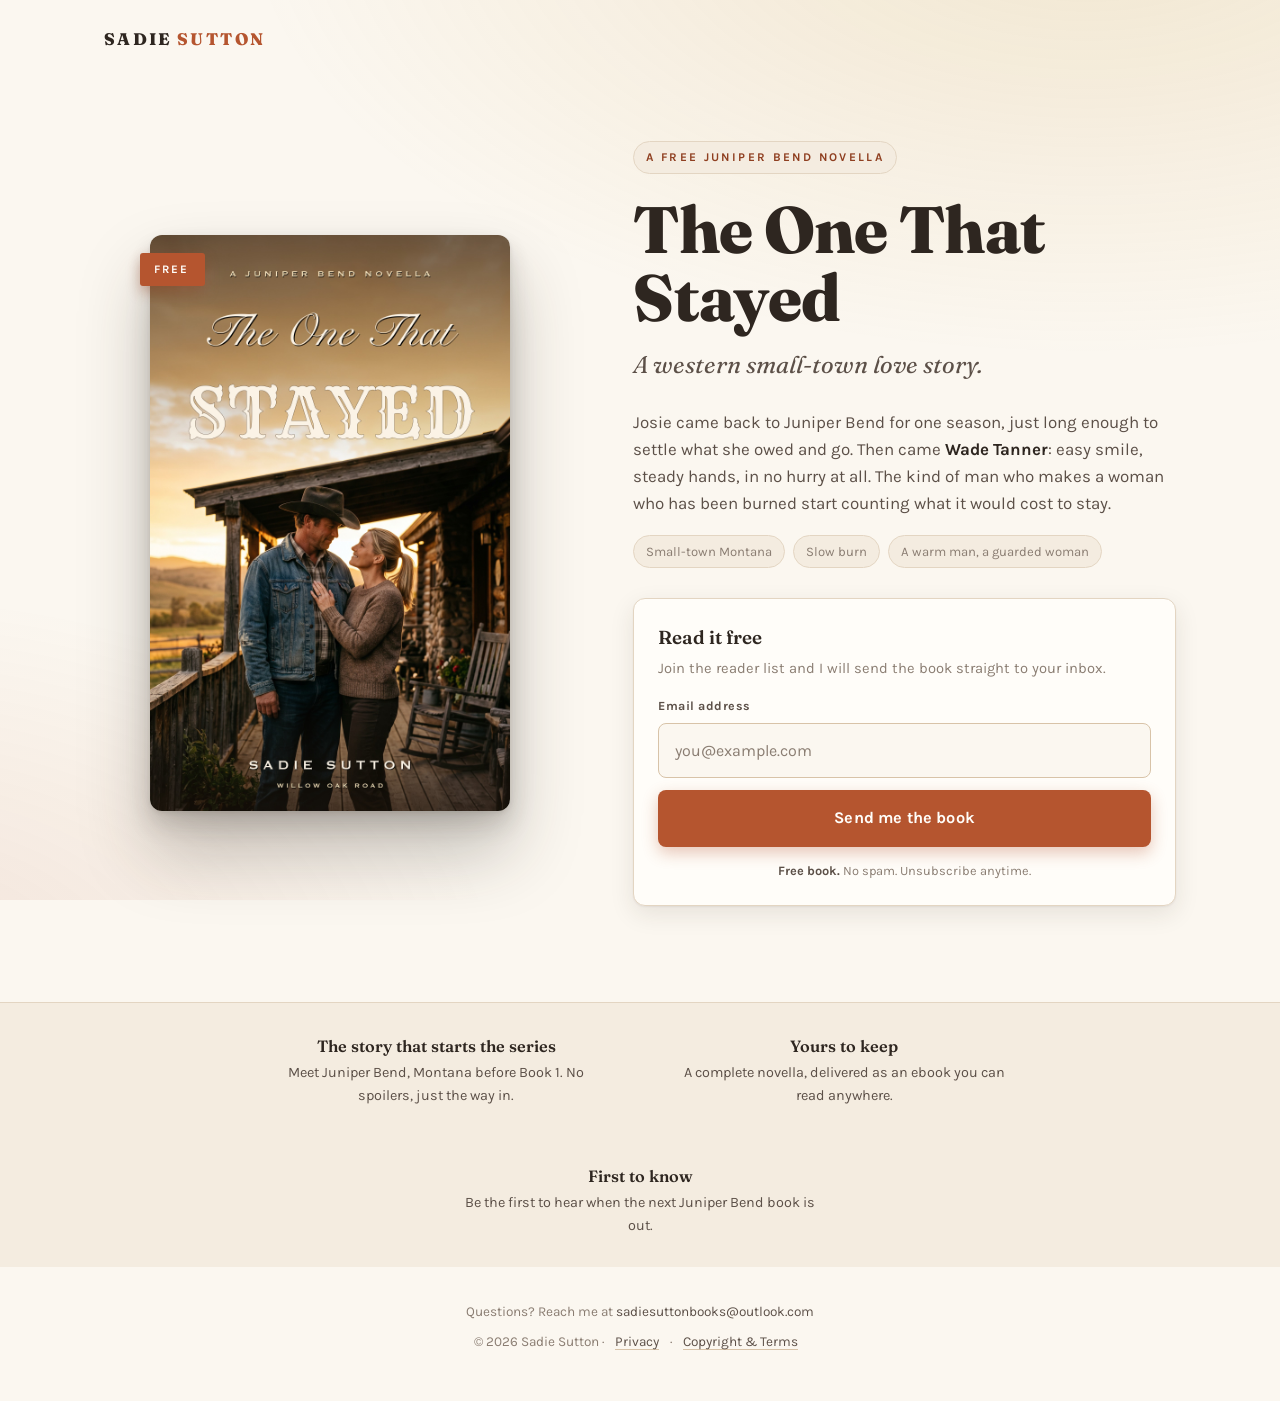
<file: index.html>
<!DOCTYPE html>
<html lang="en">
<head>
<meta charset="utf-8">
<meta name="viewport" content="width=device-width, initial-scale=1">
<title>The One That Stayed | a free Juniper Bend novella by Sadie Sutton</title>
<meta name="description" content="Get The One That Stayed free: a small-town Montana love story and the prequel to the Juniper Bend series by Sadie Sutton. Join the reader list and the book is yours.">
<meta property="og:title" content="The One That Stayed | a free Juniper Bend novella">
<meta property="og:description" content="A warm man, a guarded woman, one Montana autumn. The free story that opens the Juniper Bend series.">
<meta property="og:type" content="book">
<link rel="preconnect" href="https://fonts.googleapis.com">
<link rel="preconnect" href="https://fonts.gstatic.com" crossorigin>
<link href="https://fonts.googleapis.com/css2?family=Fraunces:ital,opsz,wght@0,9..144,400;0,9..144,600;0,9..144,800;1,9..144,400&family=Karla:wght@400;500;700&display=swap" rel="stylesheet">
<style>
  :root{
    --sand-50:#fbf7f0;
    --sand-100:#f4ece0;
    --sand-200:#e7d8c4;
    --sand-300:#d8c3a8;
    --ink:#2e2620;
    --ink-soft:#5c5048;
    --ink-faint:#8a7d72;
    --rust:#b5552f;
    --rust-deep:#8f3f20;
    --gold:#c89a3c;
    --line:#e3d5c2;
    --white:#fffdf9;
    --r:12px;
    --r-sm:8px;
    --shadow-cover:
      0 2px 4px rgba(46,38,32,.10),
      0 12px 24px rgba(46,38,32,.18),
      0 40px 70px rgba(46,38,32,.28);
    --shadow-card:
      0 1px 2px rgba(46,38,32,.06),
      0 8px 24px rgba(46,38,32,.10);
    --maxw:1120px;
  }
  *{box-sizing:border-box;margin:0;padding:0}
  html{scroll-behavior:smooth}
  body{
    font-family:"Karla",system-ui,sans-serif;
    color:var(--ink);
    background:var(--sand-50);
    line-height:1.6;
    -webkit-font-smoothing:antialiased;
    text-rendering:optimizeLegibility;
  }
  body::before{
    content:"";position:fixed;inset:0;z-index:-1;pointer-events:none;
    background:
      radial-gradient(120% 90% at 85% -10%, rgba(200,154,60,.18), transparent 55%),
      radial-gradient(90% 80% at -10% 110%, rgba(181,85,47,.12), transparent 55%);
  }
  .wrap{max-width:var(--maxw);margin:0 auto;padding:0 24px}

  header.top{padding:26px 0 0}
  .brand{
    font-family:"Fraunces",serif;font-weight:800;font-size:1.05rem;
    letter-spacing:.14em;text-transform:uppercase;color:var(--ink);
  }
  .brand span{color:var(--rust)}

  .hero{
    display:grid;grid-template-columns:minmax(0,5fr) minmax(0,6fr);
    gap:clamp(32px,6vw,80px);align-items:center;
    padding:clamp(40px,7vw,88px) 0 clamp(56px,8vw,96px);
  }
  .cover-side{display:flex;justify-content:center}
  .cover-frame{position:relative;width:min(360px,82vw)}
  .cover-frame img{
    width:100%;height:auto;display:block;border-radius:var(--r);
    box-shadow:var(--shadow-cover);
  }
  .cover-frame::after{
    content:"FREE";position:absolute;top:18px;left:-10px;
    background:var(--rust);color:var(--white);
    font-weight:700;letter-spacing:.18em;font-size:.72rem;
    padding:7px 16px 7px 14px;border-radius:3px;
    box-shadow:0 6px 14px rgba(143,63,32,.4);
  }
  .copy-side{max-width:34rem}
  .eyebrow{
    display:inline-block;font-weight:700;font-size:.74rem;
    letter-spacing:.2em;text-transform:uppercase;color:var(--rust-deep);
    background:var(--sand-100);border:1px solid var(--line);
    padding:6px 12px;border-radius:999px;margin-bottom:22px;
  }
  h1{
    font-family:"Fraunces",serif;font-weight:800;
    font-size:clamp(2.6rem,6vw,4.1rem);line-height:1.04;
    letter-spacing:-.01em;margin-bottom:14px;
  }
  .tagline{
    font-family:"Fraunces",serif;font-style:italic;font-weight:400;
    font-size:clamp(1.15rem,2.4vw,1.5rem);color:var(--ink-soft);
    margin-bottom:24px;
  }
  .blurb{font-size:1.06rem;color:var(--ink-soft);max-width:60ch;margin-bottom:18px}
  .blurb strong{color:var(--ink);font-weight:700}
  .tags{
    display:flex;flex-wrap:wrap;gap:8px;margin:0 0 30px;
    font-size:.82rem;color:var(--ink-faint);
  }
  .tags span{
    background:var(--sand-100);border:1px solid var(--line);
    padding:5px 12px;border-radius:999px;white-space:nowrap;
  }

  .signup{
    background:var(--white);border:1px solid var(--line);
    border-radius:var(--r);padding:24px;box-shadow:var(--shadow-card);
  }
  .signup h2{font-family:"Fraunces",serif;font-weight:600;font-size:1.18rem;margin-bottom:4px}
  .signup p.sub{font-size:.92rem;color:var(--ink-faint);margin-bottom:16px}
  form.ml{display:flex;flex-direction:column;gap:12px}
  .field{display:flex;flex-direction:column;gap:6px}
  label.fl{font-size:.78rem;font-weight:700;letter-spacing:.04em;color:var(--ink-soft)}
  input[type=email]{
    font:inherit;font-size:1rem;color:var(--ink);
    background:var(--sand-50);border:1.5px solid var(--sand-300);
    border-radius:var(--r-sm);padding:14px 16px;width:100%;
    transition:border-color .15s ease, box-shadow .15s ease;
  }
  input[type=email]::placeholder{color:var(--ink-faint)}
  input[type=email]:focus{outline:none;border-color:var(--rust);box-shadow:0 0 0 3px rgba(181,85,47,.16)}
  button.cta{
    font:inherit;font-weight:700;font-size:1.02rem;letter-spacing:.01em;
    color:var(--white);background:var(--rust);border:none;cursor:pointer;
    border-radius:var(--r-sm);padding:15px 18px;
    box-shadow:0 6px 16px rgba(181,85,47,.32);
    transition:transform .08s ease, background .15s ease, box-shadow .15s ease;
  }
  button.cta:hover{background:var(--rust-deep);box-shadow:0 8px 22px rgba(143,63,32,.4);transform:translateY(-1px)}
  button.cta:active{transform:translateY(0)}
  .reassure{font-size:.8rem;color:var(--ink-faint);text-align:center;margin-top:2px}
  .reassure strong{color:var(--ink-soft);font-weight:700}

  .strip{border-top:1px solid var(--line);background:var(--sand-100)}
  .strip .wrap{display:flex;flex-wrap:wrap;gap:clamp(20px,5vw,56px);justify-content:center;padding:30px 24px;text-align:center}
  .strip .item{max-width:22rem}
  .strip .k{font-family:"Fraunces",serif;font-weight:600;font-size:1.02rem;color:var(--ink);margin-bottom:2px}
  .strip .v{font-size:.9rem;color:var(--ink-soft)}

  footer.foot{padding:34px 0 48px;text-align:center;color:var(--ink-faint);font-size:.85rem}
  footer.foot a{color:var(--ink-soft);text-decoration:none}
  footer.foot .links{margin-top:8px}
  footer.foot .links a{margin:0 8px;border-bottom:1px solid var(--sand-300)}
  footer.foot .links a:hover{color:var(--rust)}

  @media (max-width:780px){
    .hero{grid-template-columns:1fr;text-align:center;padding-top:28px}
    .cover-side{order:-1}
    .copy-side{margin:0 auto}
    .blurb{margin-left:auto;margin-right:auto}
    .tags{justify-content:center}
  }
  @media (prefers-reduced-motion:reduce){*{transition:none!important;scroll-behavior:auto}}
</style>
</head>
<body>

<header class="top">
  <div class="wrap"><div class="brand">Sadie <span>Sutton</span></div></div>
</header>

<main class="wrap">
  <section class="hero">
    <div class="cover-side">
      <div class="cover-frame">
        <img src="cover.jpg" width="1600" height="2560"
             alt="Cover of The One That Stayed by Sadie Sutton, a Juniper Bend novella">
      </div>
    </div>

    <div class="copy-side">
      <span class="eyebrow">A free Juniper Bend novella</span>
      <h1>The One That Stayed</h1>
      <p class="tagline">A western small-town love story.</p>
      <p class="blurb">
        Josie came back to Juniper Bend for one season, just long enough to settle
        what she owed and go. Then came <strong>Wade Tanner</strong>: easy smile, steady hands,
        in no hurry at all. The kind of man who makes a woman who has been burned
        start counting what it would cost to stay.
      </p>
      <div class="tags">
        <span>Small-town Montana</span>
        <span>Slow burn</span>
        <span>A warm man, a guarded woman</span>
      </div>

      <div class="signup">
        <div id="signup-form">
          <h2>Read it free</h2>
          <p class="sub">Join the reader list and I will send the book straight to your inbox.</p>
          <form class="ml" id="ml-form"
                action="https://assets.mailerlite.com/jsonp/2478918/forms/191641184156779558/subscribe"
                method="post" target="ml_target" novalidate>
            <div class="field">
              <label class="fl" for="email">Email address</label>
              <input id="email" type="email" name="fields[email]" placeholder="you@example.com" required autocomplete="email">
            </div>
            <!-- bot honeypot: humans leave this empty -->
            <div aria-hidden="true" style="position:absolute;left:-9999px;top:-9999px;width:1px;height:1px;overflow:hidden">
              <input type="text" name="b_2478918_191641184156779558" tabindex="-1" value="" autocomplete="off">
            </div>
            <input type="hidden" name="ml-submit" value="1">
            <input type="hidden" name="anticsrf" value="true">
            <button class="cta" type="submit">Send me the book</button>
            <p class="reassure"><strong>Free book.</strong> No spam. Unsubscribe anytime.</p>
          </form>
        </div>
        <div id="signup-done" hidden>
          <h2>You are in.</h2>
          <p class="sub" style="font-size:1rem;color:var(--ink-soft)">
            Taking you to your book now. If it does not load,
            <a href="download.html" style="color:var(--rust);font-weight:700">tap here to download it</a>.
          </p>
        </div>
      </div>
    </div>
  </section>
</main>

<section class="strip">
  <div class="wrap">
    <div class="item">
      <div class="k">The story that starts the series</div>
      <div class="v">Meet Juniper Bend, Montana before Book 1. No spoilers, just the way in.</div>
    </div>
    <div class="item">
      <div class="k">Yours to keep</div>
      <div class="v">A complete novella, delivered as an ebook you can read anywhere.</div>
    </div>
    <div class="item">
      <div class="k">First to know</div>
      <div class="v">Be the first to hear when the next Juniper Bend book is out.</div>
    </div>
  </div>
</section>

<footer class="foot">
  <div class="wrap">
    <div>Questions? Reach me at <a href="mailto:sadiesuttonbooks@outlook.com">sadiesuttonbooks@outlook.com</a></div>
    <div class="links">
      &copy; 2026 Sadie Sutton ·
      <a href="privacy.html">Privacy</a> ·
      <a href="copyright.html">Copyright &amp; Terms</a>
    </div>
  </div>
</footer>

<iframe name="ml_target" title="signup" style="display:none" aria-hidden="true"></iframe>
<script>
  (function(){
    var form = document.getElementById('ml-form');
    if(!form) return;
    form.addEventListener('submit', function(){
      var email = document.getElementById('email');
      if(!email.value || !email.checkValidity()) return; // let native validation show
      // form posts to the hidden iframe; show brief state, then deliver the book
      document.getElementById('signup-form').hidden = true;
      document.getElementById('signup-done').hidden = false;
      setTimeout(function(){ window.location.href = 'download.html'; }, 1100);
    });
  })();
</script>
</body>
</html>
</file>
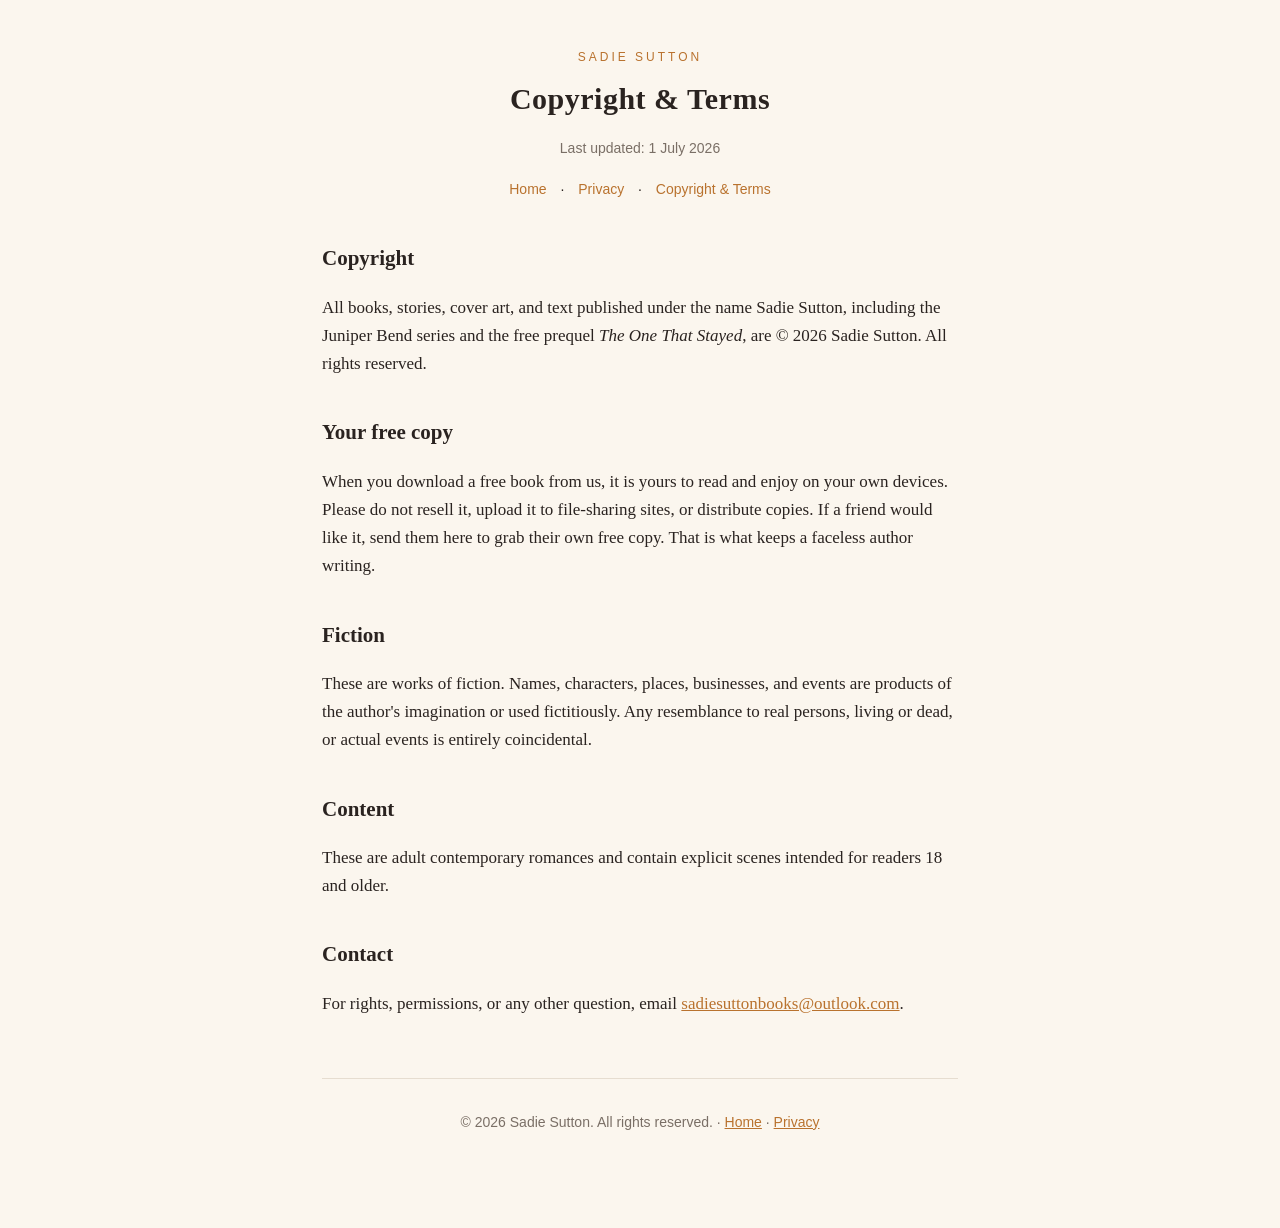
<file: copyright.html>
<!doctype html><html lang="en"><head><meta charset="utf-8">
<meta name="viewport" content="width=device-width,initial-scale=1">
<title>Copyright &amp; Terms · Sadie Sutton</title>
<link rel="stylesheet" href="style.css"></head>
<body><div class="wrap">
<header>
<div class="kicker">Sadie Sutton</div>
<h1>Copyright &amp; Terms</h1>
<p class="muted">Last updated: 1 July 2026</p>
<nav><a href="index.html">Home</a> · <a href="privacy.html">Privacy</a> · <a href="copyright.html">Copyright &amp; Terms</a></nav>
</header>

<h2>Copyright</h2>
<p>All books, stories, cover art, and text published under the name Sadie Sutton, including the Juniper Bend series and the free prequel <em>The One That Stayed</em>, are © 2026 Sadie Sutton. All rights reserved.</p>

<h2>Your free copy</h2>
<p>When you download a free book from us, it is yours to read and enjoy on your own devices. Please do not resell it, upload it to file-sharing sites, or distribute copies. If a friend would like it, send them here to grab their own free copy. That is what keeps a faceless author writing.</p>

<h2>Fiction</h2>
<p>These are works of fiction. Names, characters, places, businesses, and events are products of the author's imagination or used fictitiously. Any resemblance to real persons, living or dead, or actual events is entirely coincidental.</p>

<h2>Content</h2>
<p>These are adult contemporary romances and contain explicit scenes intended for readers 18 and older.</p>

<h2>Contact</h2>
<p>For rights, permissions, or any other question, email <a href="mailto:sadiesuttonbooks@outlook.com">sadiesuttonbooks@outlook.com</a>.</p>

<footer><p class="muted">© 2026 Sadie Sutton. All rights reserved. · <a href="index.html">Home</a> · <a href="privacy.html">Privacy</a></p></footer>
</div></body></html>
</file>
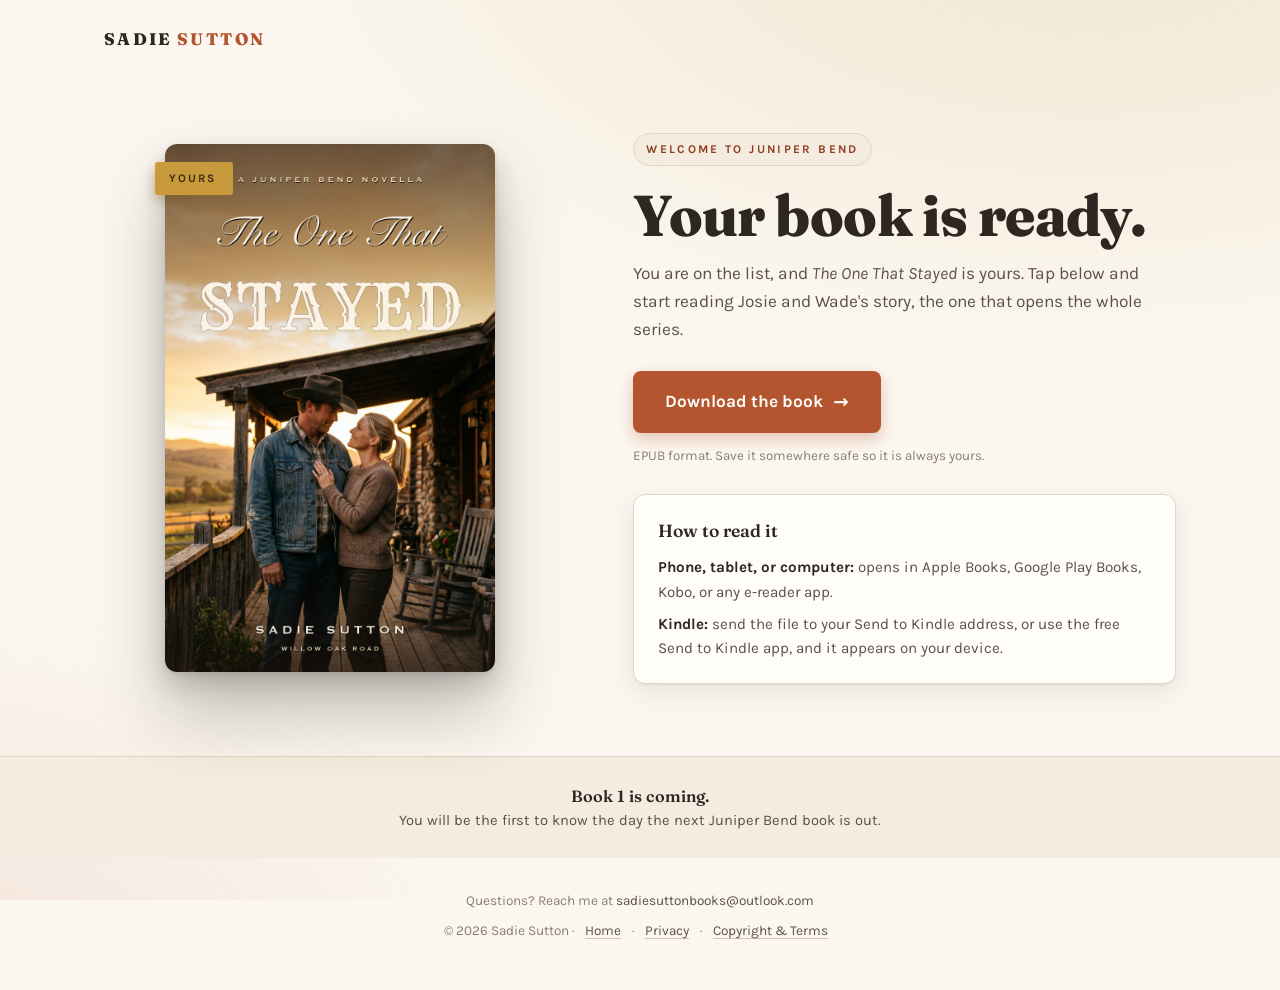
<file: download.html>
<!DOCTYPE html>
<html lang="en">
<head>
<meta charset="utf-8">
<meta name="viewport" content="width=device-width, initial-scale=1">
<title>Your book is ready | The One That Stayed</title>
<meta name="robots" content="noindex">
<link rel="preconnect" href="https://fonts.googleapis.com">
<link rel="preconnect" href="https://fonts.gstatic.com" crossorigin>
<link href="https://fonts.googleapis.com/css2?family=Fraunces:ital,opsz,wght@0,9..144,400;0,9..144,600;0,9..144,800;1,9..144,400&family=Karla:wght@400;500;700&display=swap" rel="stylesheet">
<style>
  :root{
    --sand-50:#fbf7f0;--sand-100:#f4ece0;--sand-200:#e7d8c4;--sand-300:#d8c3a8;
    --ink:#2e2620;--ink-soft:#5c5048;--ink-faint:#8a7d72;
    --rust:#b5552f;--rust-deep:#8f3f20;--gold:#c89a3c;--line:#e3d5c2;--white:#fffdf9;
    --r:12px;--r-sm:8px;
    --shadow-cover:0 2px 4px rgba(46,38,32,.10),0 12px 24px rgba(46,38,32,.18),0 40px 70px rgba(46,38,32,.28);
    --shadow-card:0 1px 2px rgba(46,38,32,.06),0 8px 24px rgba(46,38,32,.10);
    --maxw:1120px;
  }
  *{box-sizing:border-box;margin:0;padding:0}
  html{scroll-behavior:smooth}
  body{font-family:"Karla",system-ui,sans-serif;color:var(--ink);background:var(--sand-50);line-height:1.6;-webkit-font-smoothing:antialiased;text-rendering:optimizeLegibility}
  body::before{content:"";position:fixed;inset:0;z-index:-1;pointer-events:none;
    background:radial-gradient(120% 90% at 85% -10%,rgba(200,154,60,.18),transparent 55%),radial-gradient(90% 80% at -10% 110%,rgba(181,85,47,.12),transparent 55%)}
  .wrap{max-width:var(--maxw);margin:0 auto;padding:0 24px}

  header.top{padding:26px 0 0}
  .brand{font-family:"Fraunces",serif;font-weight:800;font-size:1.05rem;letter-spacing:.14em;text-transform:uppercase;color:var(--ink)}
  .brand span{color:var(--rust)}

  .hero{display:grid;grid-template-columns:minmax(0,5fr) minmax(0,6fr);gap:clamp(32px,6vw,80px);align-items:center;padding:clamp(40px,7vw,80px) 0 clamp(40px,6vw,72px)}
  .cover-side{display:flex;justify-content:center}
  .cover-frame{position:relative;width:min(330px,78vw)}
  .cover-frame img{width:100%;height:auto;display:block;border-radius:var(--r);box-shadow:var(--shadow-cover)}
  .cover-frame::after{content:"YOURS";position:absolute;top:18px;left:-10px;background:var(--gold);color:#3a2c12;font-weight:700;letter-spacing:.18em;font-size:.72rem;padding:7px 16px 7px 14px;border-radius:3px;box-shadow:0 6px 14px rgba(120,90,30,.4)}
  .copy-side{max-width:34rem}
  .eyebrow{display:inline-block;font-weight:700;font-size:.74rem;letter-spacing:.2em;text-transform:uppercase;color:var(--rust-deep);background:var(--sand-100);border:1px solid var(--line);padding:6px 12px;border-radius:999px;margin-bottom:20px}
  h1{font-family:"Fraunces",serif;font-weight:800;font-size:clamp(2.4rem,5.4vw,3.6rem);line-height:1.05;letter-spacing:-.01em;margin-bottom:14px}
  .lead{font-size:1.08rem;color:var(--ink-soft);max-width:54ch;margin-bottom:28px}
  .lead em{font-style:italic}
  .btn{display:inline-flex;align-items:center;gap:10px;font-weight:700;font-size:1.08rem;color:var(--white);background:var(--rust);text-decoration:none;border-radius:var(--r-sm);padding:17px 32px;box-shadow:0 6px 16px rgba(181,85,47,.32);transition:transform .08s ease,background .15s ease,box-shadow .15s ease}
  .btn:hover{background:var(--rust-deep);box-shadow:0 8px 22px rgba(143,63,32,.4);transform:translateY(-1px)}
  .btn:active{transform:translateY(0)}
  .btn .arrow{font-size:1.15rem;line-height:1}
  .filenote{font-size:.84rem;color:var(--ink-faint);margin-top:12px}

  .card{background:var(--white);border:1px solid var(--line);border-radius:var(--r);box-shadow:var(--shadow-card);padding:22px 24px;margin-top:28px;max-width:34rem}
  .card h2{font-family:"Fraunces",serif;font-weight:600;font-size:1.1rem;margin-bottom:10px}
  .card p{font-size:.95rem;color:var(--ink-soft);margin-bottom:8px}
  .card p:last-child{margin-bottom:0}
  .card strong{color:var(--ink)}

  .strip{border-top:1px solid var(--line);background:var(--sand-100)}
  .strip .wrap{display:flex;flex-wrap:wrap;gap:clamp(16px,4vw,40px);justify-content:center;align-items:center;padding:26px 24px;text-align:center}
  .strip .k{font-family:"Fraunces",serif;font-weight:600;font-size:1.02rem;color:var(--ink)}
  .strip .v{font-size:.92rem;color:var(--ink-soft);max-width:34rem}

  footer.foot{padding:32px 0 48px;text-align:center;color:var(--ink-faint);font-size:.85rem}
  footer.foot a{color:var(--ink-soft);text-decoration:none}
  footer.foot .links{margin-top:8px}
  footer.foot .links a{margin:0 8px;border-bottom:1px solid var(--sand-300)}
  footer.foot .links a:hover{color:var(--rust)}

  @media (max-width:780px){
    .hero{grid-template-columns:1fr;text-align:center;padding-top:28px}
    .cover-side{order:-1}
    .copy-side{margin:0 auto}
    .lead,.card{margin-left:auto;margin-right:auto}
  }
  @media (prefers-reduced-motion:reduce){*{transition:none!important;scroll-behavior:auto}}
</style>
</head>
<body>

<header class="top"><div class="wrap"><div class="brand">Sadie <span>Sutton</span></div></div></header>

<main class="wrap">
  <section class="hero">
    <div class="cover-side">
      <div class="cover-frame">
        <img src="cover.jpg" width="1600" height="2560" alt="Cover of The One That Stayed by Sadie Sutton">
      </div>
    </div>

    <div class="copy-side">
      <span class="eyebrow">Welcome to Juniper Bend</span>
      <h1>Your book is ready.</h1>
      <p class="lead">
        You are on the list, and <em>The One That Stayed</em> is yours. Tap below and start
        reading Josie and Wade's story, the one that opens the whole series.
      </p>

      <a class="btn" href="https://storage.googleapis.com/mailerlite-uploads-prod/C2478918/MbkdJMU6aYfYccz2CvCfQq9oCFa7GMYhBNoxlhtO.epub" download>
        Download the book <span class="arrow">&#8594;</span>
      </a>
      <p class="filenote">EPUB format. Save it somewhere safe so it is always yours.</p>

      <div class="card">
        <h2>How to read it</h2>
        <p><strong>Phone, tablet, or computer:</strong> opens in Apple Books, Google Play Books, Kobo, or any e-reader app.</p>
        <p><strong>Kindle:</strong> send the file to your Send to Kindle address, or use the free Send to Kindle app, and it appears on your device.</p>
      </div>
    </div>
  </section>
</main>

<section class="strip">
  <div class="wrap">
    <div>
      <div class="k">Book 1 is coming.</div>
      <div class="v">You will be the first to know the day the next Juniper Bend book is out.</div>
    </div>
  </div>
</section>

<footer class="foot">
  <div class="wrap">
    <div>Questions? Reach me at <a href="mailto:sadiesuttonbooks@outlook.com">sadiesuttonbooks@outlook.com</a></div>
    <div class="links">
      &copy; 2026 Sadie Sutton ·
      <a href="index.html">Home</a> ·
      <a href="privacy.html">Privacy</a> ·
      <a href="copyright.html">Copyright &amp; Terms</a>
    </div>
  </div>
</footer>

</body>
</html>
</file>
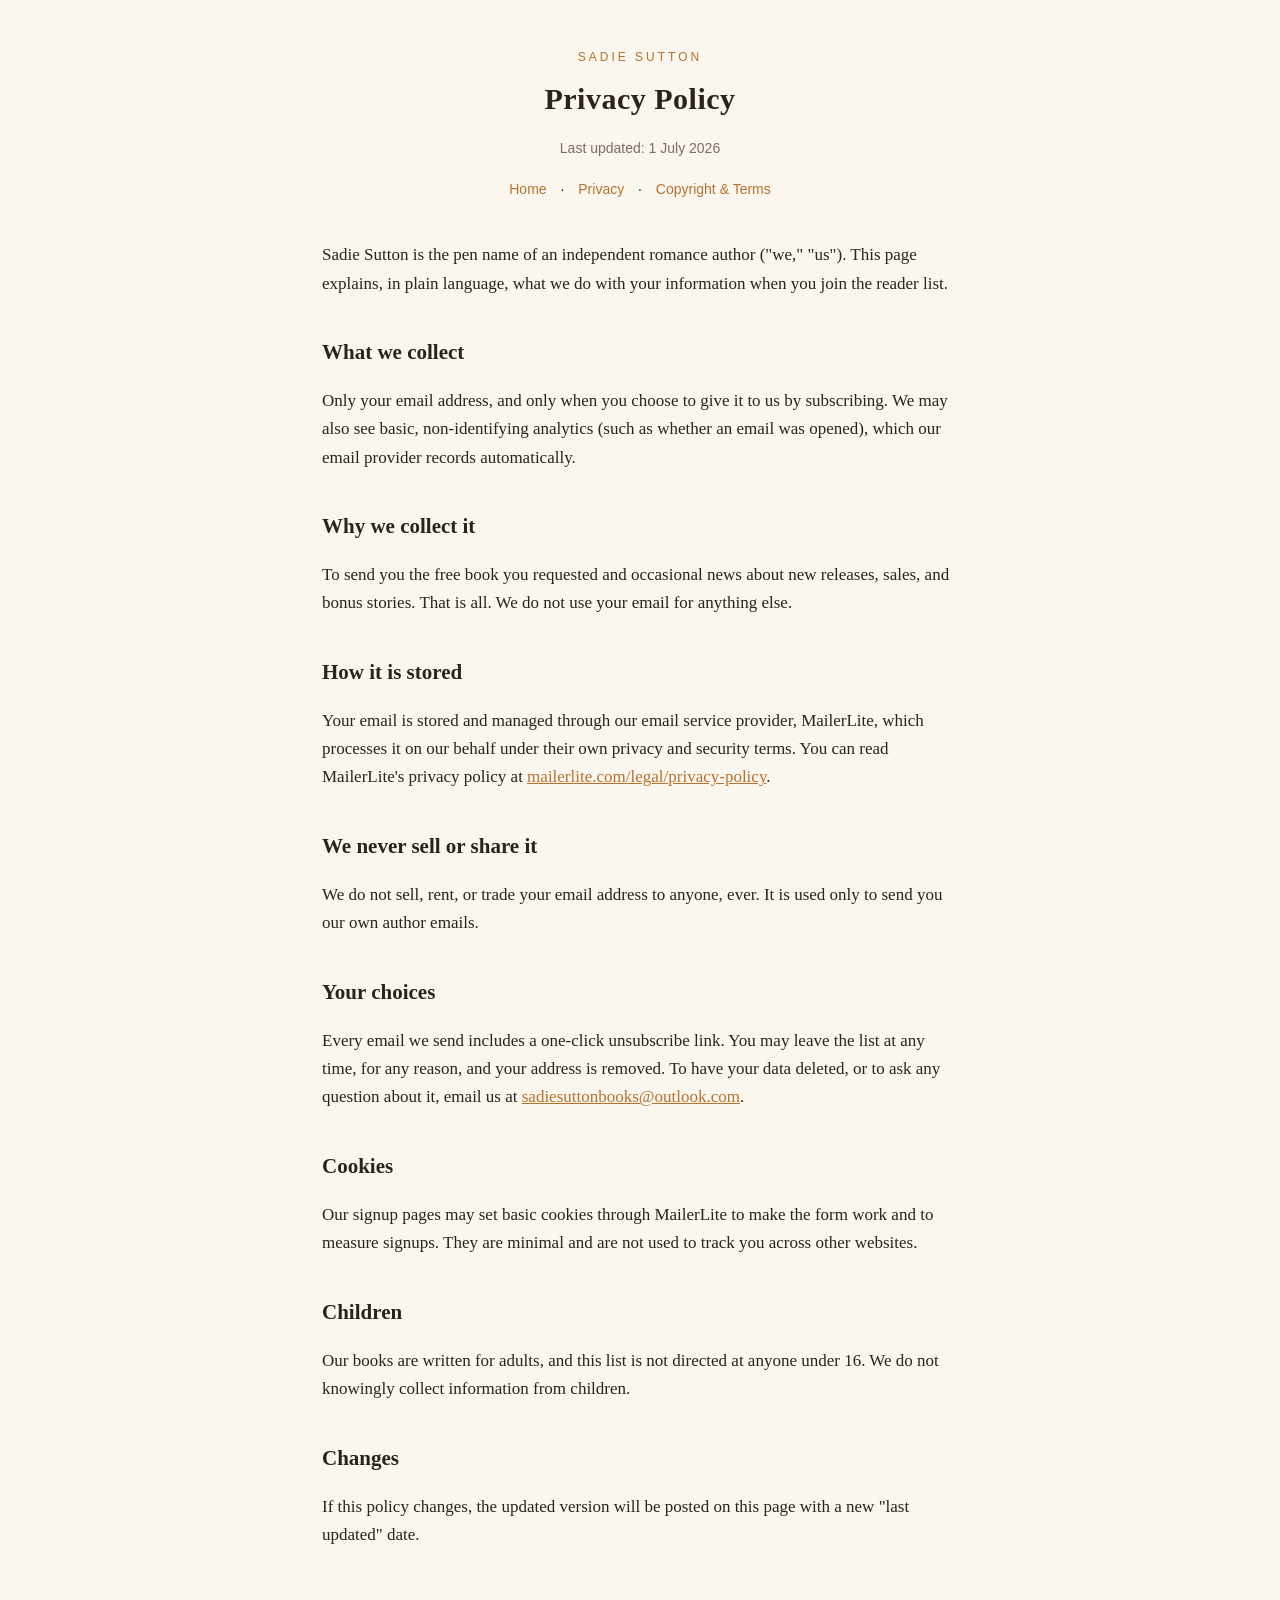
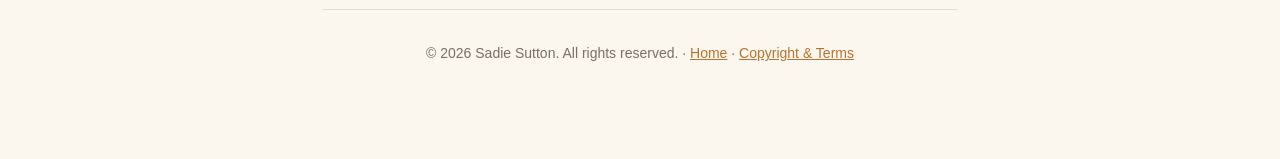
<file: privacy.html>
<!doctype html><html lang="en"><head><meta charset="utf-8">
<meta name="viewport" content="width=device-width,initial-scale=1">
<title>Privacy Policy · Sadie Sutton</title>
<link rel="stylesheet" href="style.css"></head>
<body><div class="wrap">
<header>
<div class="kicker">Sadie Sutton</div>
<h1>Privacy Policy</h1>
<p class="muted">Last updated: 1 July 2026</p>
<nav><a href="index.html">Home</a> · <a href="privacy.html">Privacy</a> · <a href="copyright.html">Copyright &amp; Terms</a></nav>
</header>

<p>Sadie Sutton is the pen name of an independent romance author ("we," "us"). This page explains, in plain language, what we do with your information when you join the reader list.</p>

<h2>What we collect</h2>
<p>Only your email address, and only when you choose to give it to us by subscribing. We may also see basic, non-identifying analytics (such as whether an email was opened), which our email provider records automatically.</p>

<h2>Why we collect it</h2>
<p>To send you the free book you requested and occasional news about new releases, sales, and bonus stories. That is all. We do not use your email for anything else.</p>

<h2>How it is stored</h2>
<p>Your email is stored and managed through our email service provider, MailerLite, which processes it on our behalf under their own privacy and security terms. You can read MailerLite's privacy policy at <a href="https://www.mailerlite.com/legal/privacy-policy">mailerlite.com/legal/privacy-policy</a>.</p>

<h2>We never sell or share it</h2>
<p>We do not sell, rent, or trade your email address to anyone, ever. It is used only to send you our own author emails.</p>

<h2>Your choices</h2>
<p>Every email we send includes a one-click unsubscribe link. You may leave the list at any time, for any reason, and your address is removed. To have your data deleted, or to ask any question about it, email us at <a href="mailto:sadiesuttonbooks@outlook.com">sadiesuttonbooks@outlook.com</a>.</p>

<h2>Cookies</h2>
<p>Our signup pages may set basic cookies through MailerLite to make the form work and to measure signups. They are minimal and are not used to track you across other websites.</p>

<h2>Children</h2>
<p>Our books are written for adults, and this list is not directed at anyone under 16. We do not knowingly collect information from children.</p>

<h2>Changes</h2>
<p>If this policy changes, the updated version will be posted on this page with a new "last updated" date.</p>

<footer><p class="muted">© 2026 Sadie Sutton. All rights reserved. · <a href="index.html">Home</a> · <a href="copyright.html">Copyright &amp; Terms</a></p></footer>
</div></body></html>
</file>
<file: style.css>
:root{--ink:#2a2320;--warm:#b9722e;--cream:#fbf6ee;--soft:#7a6f66}
*{box-sizing:border-box}
body{margin:0;background:var(--cream);color:var(--ink);
  font:17px/1.65 Georgia,'Times New Roman',serif;-webkit-text-size-adjust:100%}
.wrap{max-width:680px;margin:0 auto;padding:48px 22px 80px}
header{text-align:center;margin-bottom:40px}
h1{font-size:30px;letter-spacing:.5px;margin:.2em 0}
h2{font-size:21px;margin-top:1.8em}
.kicker{text-transform:uppercase;letter-spacing:3px;font-size:12px;color:var(--warm);font-family:Arial,Helvetica,sans-serif}
a{color:var(--warm)}
nav{margin-top:18px;font-family:Arial,Helvetica,sans-serif;font-size:14px}
nav a{margin:0 10px;text-decoration:none}
.muted{color:var(--soft);font-size:14px;font-family:Arial,Helvetica,sans-serif}
footer{margin-top:60px;border-top:1px solid #e6ddd0;padding-top:18px;text-align:center}
</file>
